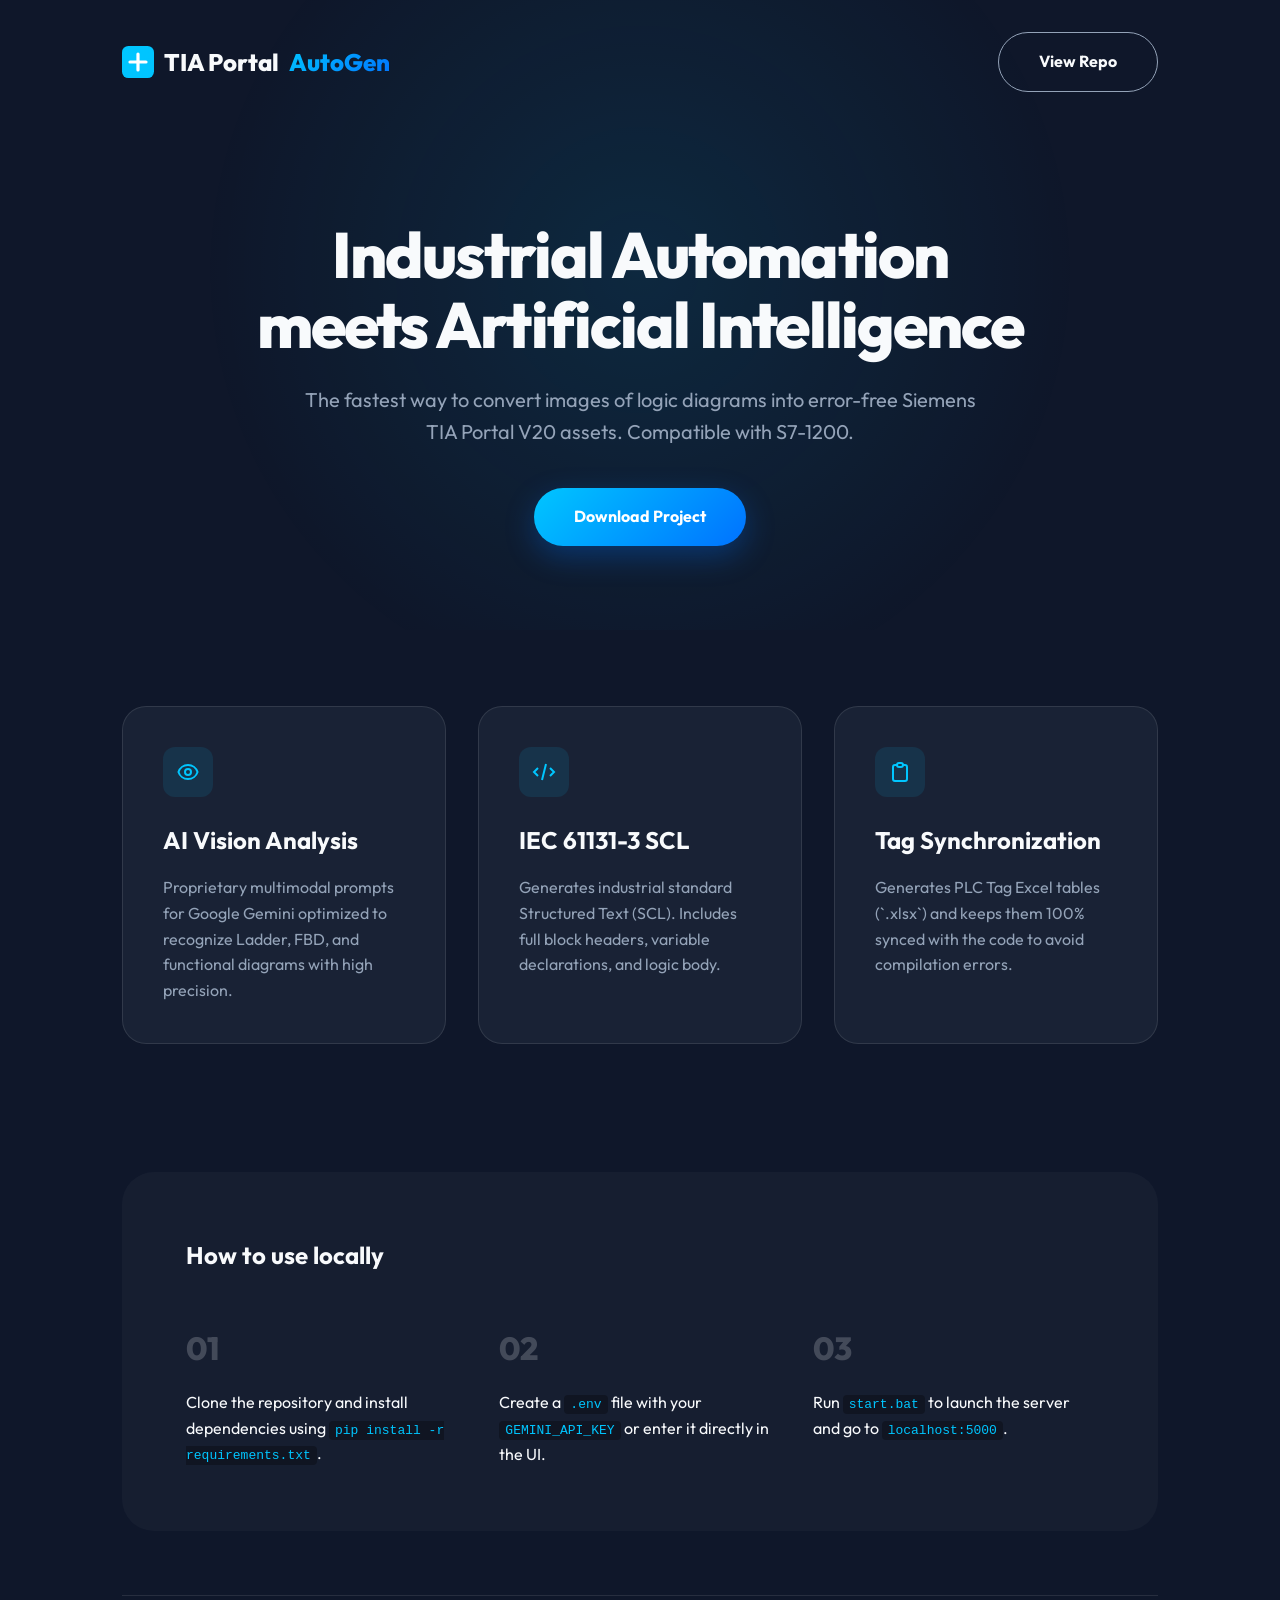
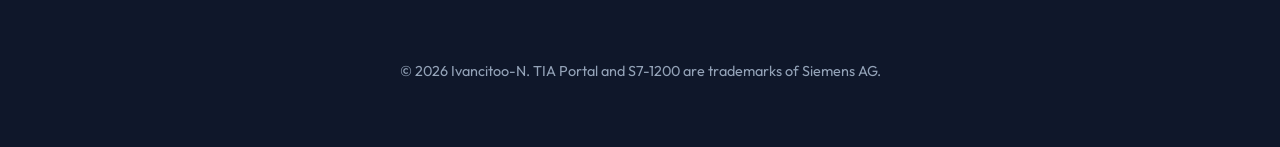
<file: index.html>
<!DOCTYPE html>
<html lang="en">

<head>
    <meta charset="UTF-8">
    <meta name="viewport" content="width=device-width, initial-scale=1.0">
    <title>TIA Portal AutoGen | AI-Powered PLC Asset Generation</title>
    <link rel="preconnect" href="https://fonts.googleapis.com">
    <link rel="preconnect" href="https://fonts.gstatic.com" crossorigin>
    <link href="https://fonts.googleapis.com/css2?family=Outfit:wght@300;400;600;700;800&display=swap" rel="stylesheet">
    <style>
        :root {
            --primary: #00C6FF;
            --secondary: #0072FF;
            --dark: #0F172A;
            --card-bg: rgba(30, 41, 59, 0.7);
            --text: #F8FAFC;
            --text-muted: #94A3B8;
        }

        * {
            margin: 0;
            padding: 0;
            box-sizing: border-box;
        }

        body {
            font-family: 'Outfit', sans-serif;
            background-color: var(--dark);
            color: var(--text);
            line-height: 1.6;
            overflow-x: hidden;
        }

        .bg-glow {
            position: fixed;
            top: -10%;
            left: 50%;
            transform: translateX(-50%);
            width: 80vw;
            height: 80vh;
            background: radial-gradient(circle, rgba(0, 198, 255, 0.1) 0%, transparent 70%);
            z-index: -1;
            pointer-events: none;
        }

        .container {
            max-width: 1100px;
            margin: 0 auto;
            padding: 0 2rem;
        }

        nav {
            padding: 2rem 0;
            display: flex;
            justify-content: space-between;
            align-items: center;
        }

        .logo {
            font-weight: 800;
            font-size: 1.5rem;
            display: flex;
            align-items: center;
            gap: 10px;
        }

        .logo span {
            background: linear-gradient(135deg, var(--primary), var(--secondary));
            -webkit-background-clip: text;
            -webkit-text-fill-color: transparent;
        }

        .hero {
            padding: 6rem 0;
            text-align: center;
        }

        h1 {
            font-size: 4rem;
            font-weight: 800;
            line-height: 1.1;
            margin-bottom: 1.5rem;
            letter-spacing: -0.03em;
        }

        .hero p {
            font-size: 1.25rem;
            color: var(--text-muted);
            max-width: 700px;
            margin: 0 auto 2.5rem;
        }

        .btn {
            display: inline-block;
            padding: 1rem 2.5rem;
            border-radius: 50px;
            font-weight: 700;
            text-decoration: none;
            transition: all 0.3s ease;
        }

        .btn-primary {
            background: linear-gradient(135deg, var(--primary), var(--secondary));
            color: white;
            box-shadow: 0 10px 30px rgba(0, 114, 255, 0.3);
        }

        .btn-primary:hover {
            transform: translateY(-3px);
            box-shadow: 0 15px 40px rgba(0, 114, 255, 0.5);
        }

        .features {
            display: grid;
            grid-template-columns: repeat(auto-fit, minmax(300px, 1fr));
            gap: 2rem;
            padding: 4rem 0;
        }

        .feature-card {
            background: var(--card-bg);
            padding: 2.5rem;
            border-radius: 24px;
            border: 1px solid rgba(255, 255, 255, 0.1);
            backdrop-filter: blur(10px);
            transition: transform 0.3s;
        }

        .feature-card:hover {
            transform: translateY(-5px);
        }

        .feature-icon {
            width: 50px;
            height: 50px;
            background: rgba(0, 198, 255, 0.1);
            border-radius: 12px;
            display: flex;
            align-items: center;
            justify-content: center;
            margin-bottom: 1.5rem;
            color: var(--primary);
        }

        .feature-card h3 {
            font-size: 1.5rem;
            margin-bottom: 1rem;
        }

        .feature-card p {
            color: var(--text-muted);
        }

        .steps {
            background: rgba(255, 255, 255, 0.03);
            border-radius: 32px;
            padding: 4rem;
            margin: 4rem 0;
        }

        .steps-grid {
            display: grid;
            grid-template-columns: repeat(auto-fit, minmax(200px, 1fr));
            gap: 2rem;
            margin-top: 3rem;
        }

        .step {
            display: flex;
            flex-direction: column;
            gap: 1rem;
        }

        .step-num {
            font-size: 2rem;
            font-weight: 800;
            opacity: 0.2;
        }

        footer {
            padding: 4rem 0;
            text-align: center;
            border-top: 1px solid rgba(255, 255, 255, 0.1);
            color: var(--text-muted);
            font-size: 0.9rem;
        }

        code {
            background: rgba(0, 0, 0, 0.3);
            padding: 2px 6px;
            border-radius: 4px;
            color: var(--primary);
        }

        @media (max-width: 768px) {
            h1 {
                font-size: 2.5rem;
            }

            .hero {
                padding: 4rem 0;
            }
        }
    </style>
</head>

<body>
    <div class="bg-glow"></div>

    <div class="container">
        <nav>
            <div class="logo">
                <svg width="32" height="32" viewBox="0 0 40 40" fill="none">
                    <rect width="40" height="40" rx="8" fill="url(#p-grad)" />
                    <path d="M20 10V30M10 20H30" stroke="white" stroke-width="4" stroke-linecap="round" />
                    <defs>
                        <linearGradient id="p-grad" x1="0" y1="0" x2="40" y2="40">
                            <stop stop-color="#00C6FF" />
                            <stop offset="1" stop-color="#0072FF" />
                        </linearGradient>
                    </defs>
                </svg>
                TIA Portal <span>AutoGen</span>
            </div>
            <a href="https://github.com/Ivancitoo-N/tia-portal-autogen" class="btn btn-secondary"
                style="border: 1px solid var(--text-muted); color: var(--text);">View Repo</a>
        </nav>

        <section class="hero">
            <h1>Industrial Automation<br>meets <span>Artificial Intelligence</span></h1>
            <p>The fastest way to convert images of logic diagrams into error-free Siemens TIA Portal V20 assets.
                Compatible with S7-1200.</p>
            <a href="https://github.com/Ivancitoo-N/tia-portal-autogen" class="btn btn-primary">Download Project</a>
        </section>

        <section class="features">
            <div class="feature-card">
                <div class="feature-icon">
                    <svg width="24" height="24" fill="none" stroke="currentColor" stroke-width="2" viewBox="0 0 24 24">
                        <path d="M15 12a3 3 0 11-6 0 3 3 0 016 0z" />
                        <path
                            d="M2.458 12C3.732 7.943 7.523 5 12 5c4.478 0 8.268 2.943 9.542 7-1.274 4.057-5.064 7-9.542 7-4.477 0-8.268-2.943-9.542-7z" />
                    </svg>
                </div>
                <h3>AI Vision Analysis</h3>
                <p>Proprietary multimodal prompts for Google Gemini optimized to recognize Ladder, FBD, and functional
                    diagrams with high precision.</p>
            </div>
            <div class="feature-card">
                <div class="feature-icon">
                    <svg width="24" height="24" fill="none" stroke="currentColor" stroke-width="2" viewBox="0 0 24 24">
                        <path d="M10 20l4-16m4 4l4 4-4 4M6 16l-4-4 4-4" />
                    </svg>
                </div>
                <h3>IEC 61131-3 SCL</h3>
                <p>Generates industrial standard Structured Text (SCL). Includes full block headers, variable
                    declarations, and logic body.</p>
            </div>
            <div class="feature-card">
                <div class="feature-icon">
                    <svg width="24" height="24" fill="none" stroke="currentColor" stroke-width="2" viewBox="0 0 24 24">
                        <path
                            d="M9 5H7a2 2 0 00-2 2v12a2 2 0 002 2h10a2 2 0 002-2V7a2 2 0 00-2-2h-2M9 5a2 2 0 002 2h2a2 2 0 002-2M9 5a2 2 0 012-2h2a2 2 0 012 2" />
                    </svg>
                </div>
                <h3>Tag Synchronization</h3>
                <p>Generates PLC Tag Excel tables (`.xlsx`) and keeps them 100% synced with the code to avoid
                    compilation errors.</p>
            </div>
        </section>

        <section class="steps">
            <h2>How to use locally</h2>
            <div class="steps-grid">
                <div class="step">
                    <div class="step-num">01</div>
                    <p>Clone the repository and install dependencies using <code>pip install -r requirements.txt</code>.
                    </p>
                </div>
                <div class="step">
                    <div class="step-num">02</div>
                    <p>Create a <code>.env</code> file with your <code>GEMINI_API_KEY</code> or enter it directly in the
                        UI.</p>
                </div>
                <div class="step">
                    <div class="step-num">03</div>
                    <p>Run <code>start.bat</code> to launch the server and go to <code>localhost:5000</code>.</p>
                </div>
            </div>
        </section>

        <footer>
            <p>&copy; 2026 Ivancitoo-N. TIA Portal and S7-1200 are trademarks of Siemens AG.</p>
        </footer>
    </div>
</body>

</html>
</file>
